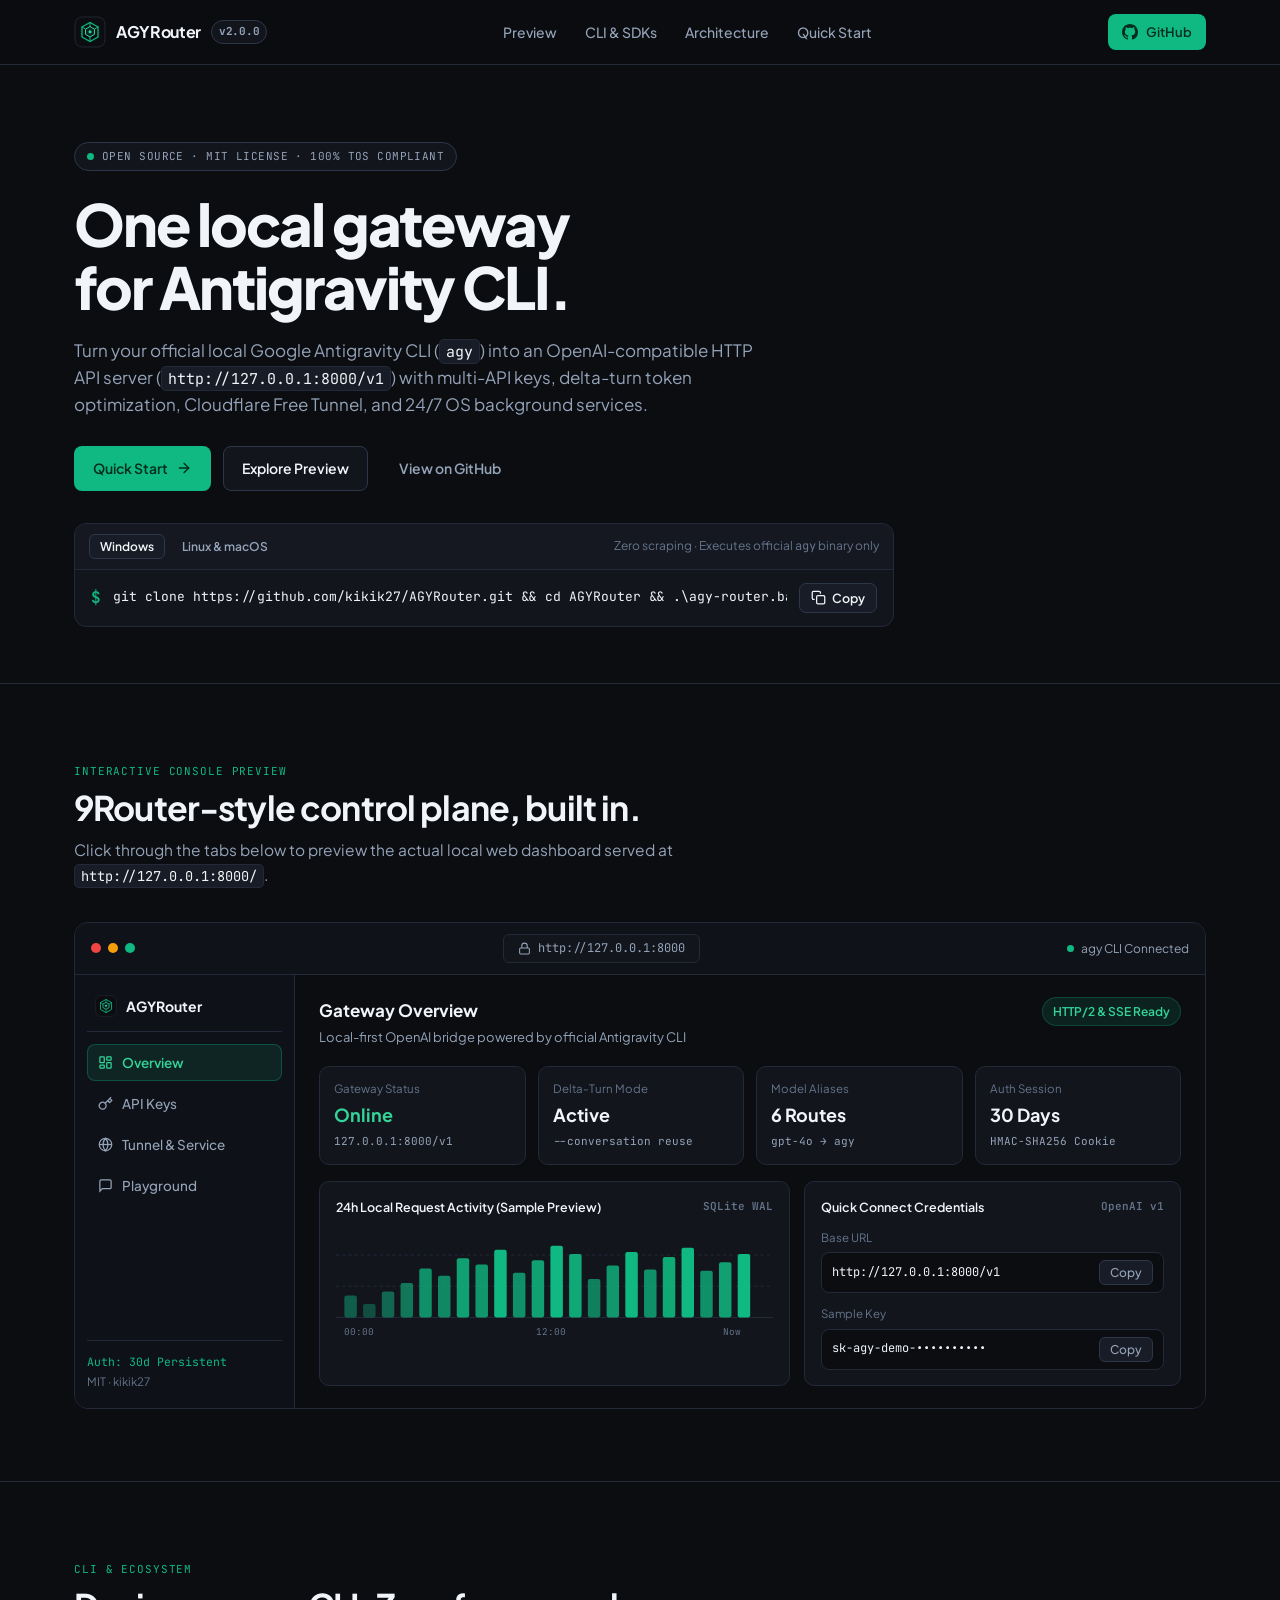
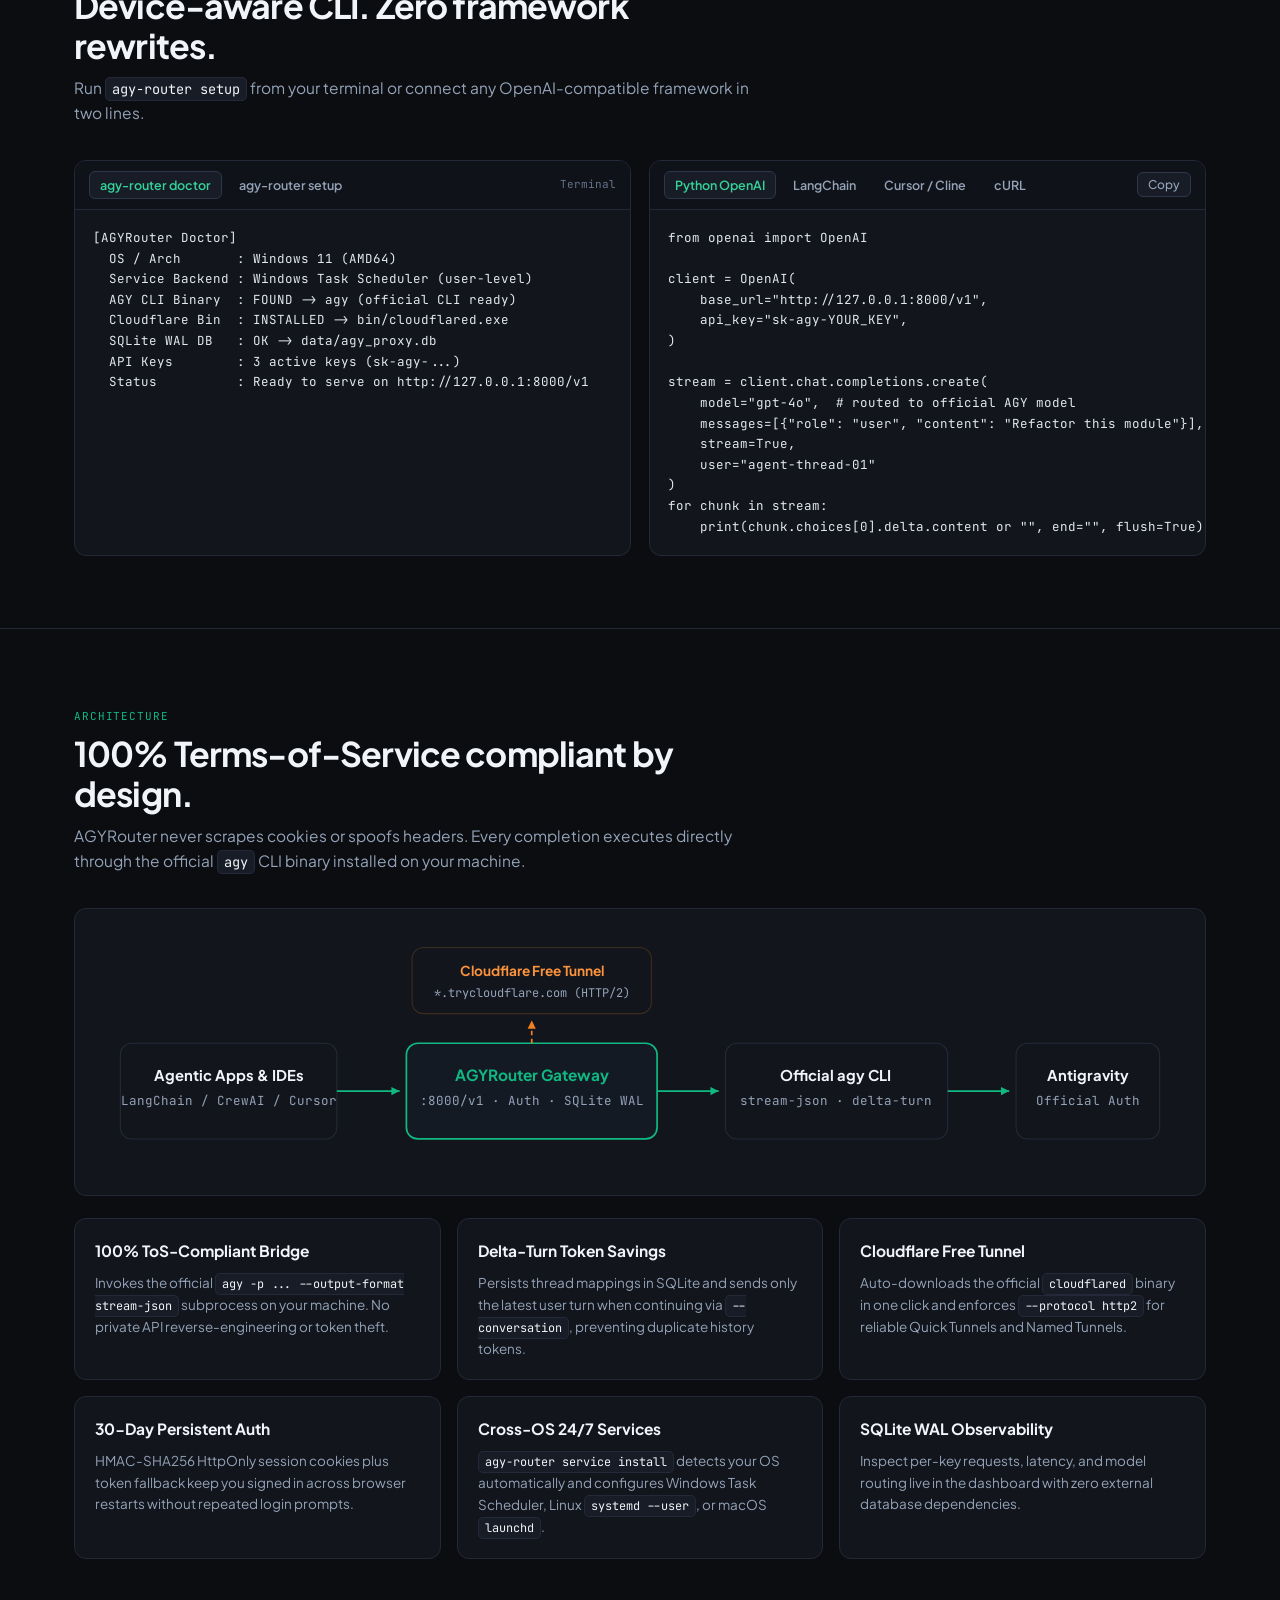
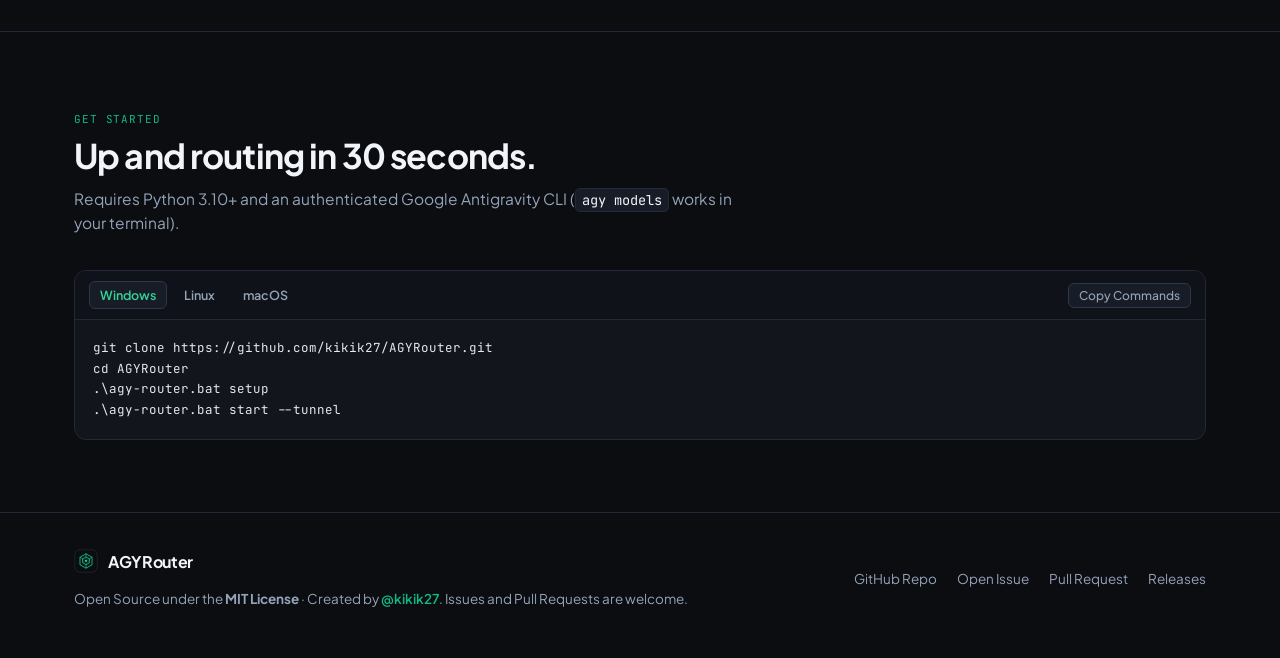
<file: docs/index.html>
<!DOCTYPE html>
<html lang="en">
<head>
  <meta charset="UTF-8" />
  <meta name="viewport" content="width=device-width, initial-scale=1.0" />
  <title>AGYRouter — Official OpenAI-Compatible Local AI Gateway for Antigravity CLI</title>
  <meta name="description" content="Official, 100% ToS-compliant OpenAI-compatible local AI gateway and router for Google Antigravity CLI (agy). Multi-API keys, delta-turn efficiency, Cloudflare Free Tunnel, and 24/7 OS services." />

  <meta property="og:type" content="website" />
  <meta property="og:url" content="https://kikik27.github.io/AGYRouter/" />
  <meta property="og:title" content="AGYRouter — Official OpenAI-Compatible Local AI Gateway for Antigravity CLI" />
  <meta property="og:description" content="Turn your official local Google Antigravity CLI (agy) into a production OpenAI-compatible gateway with multi-API keys, Cloudflare Free Tunnel, and 24/7 OS services." />
  <meta property="og:image" content="https://kikik27.github.io/AGYRouter/banner.png" />

  <meta name="twitter:card" content="summary_large_image" />
  <meta name="twitter:title" content="AGYRouter — Official Local AI Gateway for Antigravity CLI" />
  <meta name="twitter:description" content="100% ToS-compliant OpenAI gateway for Google Antigravity CLI with 9Router-style dashboard, Cloudflare Free Tunnel, and cross-OS CLI." />
  <meta name="twitter:image" content="https://kikik27.github.io/AGYRouter/banner.png" />

  <link rel="icon" type="image/svg+xml" href="favicon.svg" />
  <link rel="preconnect" href="https://fonts.googleapis.com" />
  <link rel="preconnect" href="https://fonts.gstatic.com" crossorigin />
  <link href="https://fonts.googleapis.com/css2?family=JetBrains+Mono:wght@400;500;600&family=Plus+Jakarta+Sans:wght@400;500;600;700;800&display=swap" rel="stylesheet" />
  <link rel="stylesheet" href="style.css" />
</head>
<body>
  <header class="site-header">
    <div class="container header-inner">
      <a href="#top" class="brand" aria-label="AGYRouter Home">
        <img src="logo.svg" alt="AGYRouter Logo" class="brand-logo" width="32" height="32" />
        <span class="brand-name">AGYRouter</span>
        <span class="version-tag">v2.0.0</span>
      </a>

      <nav class="nav-links" aria-label="Primary Navigation">
        <a href="#preview">Preview</a>
        <a href="#features">CLI &amp; SDKs</a>
        <a href="#architecture">Architecture</a>
        <a href="#quickstart">Quick Start</a>
      </nav>

      <div class="header-actions">
        <a href="https://github.com/kikik27/AGYRouter" target="_blank" rel="noopener noreferrer" class="btn btn-primary btn-sm">
          <svg width="16" height="16" viewBox="0 0 24 24" fill="currentColor" aria-hidden="true">
            <path d="M12 0C5.37 0 0 5.37 0 12c0 5.31 3.435 9.795 8.205 11.385.6.105.825-.255.825-.57 0-.285-.015-1.23-.015-2.235-3.015.555-3.795-.735-4.035-1.41-.135-.345-.72-1.41-1.23-1.695-.42-.225-1.02-.78-.015-.795.945-.015 1.62.87 1.845 1.23 1.08 1.815 2.805 1.305 3.495.99.105-.78.42-1.305.765-1.605-2.67-.3-5.46-1.335-5.46-5.925 0-1.305.465-2.385 1.23-3.225-.12-.3-.54-1.53.12-3.18 0 0 1.005-.315 3.3 1.23.96-.27 1.98-.405 3-.405s2.04.135 3 .405c2.295-1.56 3.3-1.23 3.3-1.23.66 1.65.24 2.88.12 3.18.765.84 1.23 1.905 1.23 3.225 0 4.605-2.805 5.625-5.475 5.925.435.375.81 1.095.81 2.22 0 1.605-.015 2.895-.015 3.3 0 .315.225.69.825.57A12.02 12.02 0 0 0 24 12c0-6.63-5.37-12-12-12z" />
          </svg>
          <span>GitHub</span>
        </a>
      </div>
    </div>
  </header>

  <main id="top">
    <!-- Hero Band -->
    <section class="hero-section">
      <div class="container">
        <div class="hero-content">
          <div class="eyebrow-pill">
            <span class="status-dot"></span>
            <span>OPEN SOURCE &middot; MIT LICENSE &middot; 100% TOS COMPLIANT</span>
          </div>

          <h1>One local gateway<br />for Antigravity CLI.</h1>

          <p class="hero-subtitle">
            Turn your official local Google Antigravity CLI (<code>agy</code>) into an OpenAI-compatible HTTP API server (<code>http://127.0.0.1:8000/v1</code>) with multi-API keys, delta-turn token optimization, Cloudflare Free Tunnel, and 24/7 OS background services.
          </p>

          <div class="hero-cta-row">
            <a href="#quickstart" class="btn btn-primary">
              <span>Quick Start</span>
              <svg width="16" height="16" viewBox="0 0 24 24" fill="none" stroke="currentColor" stroke-width="2" stroke-linecap="round" stroke-linejoin="round" aria-hidden="true">
                <line x1="5" y1="12" x2="19" y2="12"></line>
                <polyline points="12 5 19 12 12 19"></polyline>
              </svg>
            </a>
            <a href="#preview" class="btn btn-secondary">Explore Preview</a>
            <a href="https://github.com/kikik27/AGYRouter" target="_blank" rel="noopener noreferrer" class="btn btn-ghost">
              View on GitHub
            </a>
          </div>

          <div class="hero-install-box">
            <div class="install-bar-top">
              <div class="os-pills" role="tablist" aria-label="Operating System">
                <button type="button" class="os-pill active" data-hero-os="windows" role="tab" aria-selected="true">Windows</button>
                <button type="button" class="os-pill" data-hero-os="unix" role="tab" aria-selected="false">Linux &amp; macOS</button>
              </div>
              <span class="tos-note">Zero scraping &middot; Executes official <code>agy</code> binary only</span>
            </div>
            <div class="install-cmd-row">
              <span class="cmd-prompt">$</span>
              <code id="hero-install-cmd">git clone https://github.com/kikik27/AGYRouter.git &amp;&amp; cd AGYRouter &amp;&amp; .\agy-router.bat setup</code>
              <button type="button" class="copy-btn" data-copy-target="hero-install-cmd" aria-label="Copy install command">
                <svg width="15" height="15" viewBox="0 0 24 24" fill="none" stroke="currentColor" stroke-width="2" stroke-linecap="round" stroke-linejoin="round" aria-hidden="true">
                  <rect x="9" y="9" width="13" height="13" rx="2" ry="2"></rect>
                  <path d="M5 15H4a2 2 0 0 1-2-2V4a2 2 0 0 1 2-2h9a2 2 0 0 1 2 2v1"></path>
                </svg>
                <span>Copy</span>
              </button>
            </div>
          </div>
        </div>
      </div>
    </section>

    <!-- Interactive Dashboard Preview -->
    <section id="preview" class="section-band">
      <div class="container">
        <div class="section-head">
          <span class="section-kicker">INTERACTIVE CONSOLE PREVIEW</span>
          <h2>9Router-style control plane, built in.</h2>
          <p>Click through the tabs below to preview the actual local web dashboard served at <code>http://127.0.0.1:8000/</code>.</p>
        </div>

        <div class="browser-frame" data-ui>
          <div class="browser-chrome">
            <div class="browser-dots" aria-hidden="true">
              <span class="dot dot-red"></span>
              <span class="dot dot-amber"></span>
              <span class="dot dot-green"></span>
            </div>
            <div class="browser-url">
              <svg width="13" height="13" viewBox="0 0 24 24" fill="none" stroke="currentColor" stroke-width="2" aria-hidden="true">
                <rect x="3" y="11" width="18" height="11" rx="2" ry="2"></rect>
                <path d="M7 11V7a5 5 0 0 1 10 0v4"></path>
              </svg>
              <span>http://127.0.0.1:8000</span>
            </div>
            <div class="browser-badge">
              <span class="status-dot"></span>
              <span>agy CLI Connected</span>
            </div>
          </div>

          <div class="dash-shell">
            <aside class="dash-sidebar" aria-label="Dashboard Views">
              <div class="dash-brand">
                <img src="logo.svg" alt="" width="22" height="22" />
                <span>AGYRouter</span>
              </div>

              <div class="dash-nav-group">
                <button type="button" class="dash-nav-item active" data-dash-tab="overview">
                  <svg width="15" height="15" viewBox="0 0 24 24" fill="none" stroke="currentColor" stroke-width="2" aria-hidden="true">
                    <rect x="3" y="3" width="7" height="9" rx="1"></rect>
                    <rect x="14" y="3" width="7" height="5" rx="1"></rect>
                    <rect x="14" y="12" width="7" height="9" rx="1"></rect>
                    <rect x="3" y="16" width="7" height="5" rx="1"></rect>
                  </svg>
                  <span>Overview</span>
                </button>
                <button type="button" class="dash-nav-item" data-dash-tab="keys">
                  <svg width="15" height="15" viewBox="0 0 24 24" fill="none" stroke="currentColor" stroke-width="2" aria-hidden="true">
                    <path d="M21 2l-2 2m-7.61 7.61a5.5 5.5 0 1 1-7.778 7.778 5.5 5.5 0 0 1 7.777-7.777zm0 0L15.5 7.5m0 0l3 3L22 7l-3-3m-3.5 3.5L19 4"></path>
                  </svg>
                  <span>API Keys</span>
                </button>
                <button type="button" class="dash-nav-item" data-dash-tab="tunnel">
                  <svg width="15" height="15" viewBox="0 0 24 24" fill="none" stroke="currentColor" stroke-width="2" aria-hidden="true">
                    <circle cx="12" cy="12" r="10"></circle>
                    <line x1="2" y1="12" x2="22" y2="12"></line>
                    <path d="M12 2a15.3 15.3 0 0 1 4 10 15.3 15.3 0 0 1-4 10 15.3 15.3 0 0 1-4-10 15.3 15.3 0 0 1 4-10z"></path>
                  </svg>
                  <span>Tunnel &amp; Service</span>
                </button>
                <button type="button" class="dash-nav-item" data-dash-tab="playground">
                  <svg width="15" height="15" viewBox="0 0 24 24" fill="none" stroke="currentColor" stroke-width="2" aria-hidden="true">
                    <path d="M21 15a2 2 0 0 1-2 2H7l-4 4V5a2 2 0 0 1 2-2h14a2 2 0 0 1 2 2z"></path>
                  </svg>
                  <span>Playground</span>
                </button>
              </div>

              <div class="dash-sidebar-foot">
                <div class="session-pill">Auth: 30d Persistent</div>
                <div class="session-sub">MIT &middot; kikik27</div>
              </div>
            </aside>

            <div class="dash-stage">
              <!-- Tab 1: Overview -->
              <div class="dash-panel active" data-dash-panel="overview">
                <div class="dash-panel-head">
                  <div>
                    <h3>Gateway Overview</h3>
                    <p>Local-first OpenAI bridge powered by official Antigravity CLI</p>
                  </div>
                  <span class="pill-ok">HTTP/2 &amp; SSE Ready</span>
                </div>

                <div class="kpi-grid">
                  <div class="kpi-card">
                    <span class="kpi-label">Gateway Status</span>
                    <strong class="kpi-value text-emerald">Online</strong>
                    <span class="kpi-meta">127.0.0.1:8000/v1</span>
                  </div>
                  <div class="kpi-card">
                    <span class="kpi-label">Delta-Turn Mode</span>
                    <strong class="kpi-value">Active</strong>
                    <span class="kpi-meta">--conversation reuse</span>
                  </div>
                  <div class="kpi-card">
                    <span class="kpi-label">Model Aliases</span>
                    <strong class="kpi-value">6 Routes</strong>
                    <span class="kpi-meta">gpt-4o &rarr; agy</span>
                  </div>
                  <div class="kpi-card">
                    <span class="kpi-label">Auth Session</span>
                    <strong class="kpi-value">30 Days</strong>
                    <span class="kpi-meta">HMAC-SHA256 Cookie</span>
                  </div>
                </div>

                <div class="dash-split">
                  <div class="chart-card">
                    <div class="card-subhead">
                      <span>24h Local Request Activity (Sample Preview)</span>
                      <span class="mono-dim">SQLite WAL</span>
                    </div>
                    <svg class="activity-svg" viewBox="0 0 420 110" role="img" aria-label="Sample 24 hour gateway activity chart">
                      <line x1="0" y1="25" x2="420" y2="25" stroke="#232938" stroke-dasharray="3 3" />
                      <line x1="0" y1="55" x2="420" y2="55" stroke="#232938" stroke-dasharray="3 3" />
                      <line x1="0" y1="85" x2="420" y2="85" stroke="#232938" />
                      <rect x="8" y="64" width="12" height="21" rx="2" fill="#10b981" fill-opacity="0.45" />
                      <rect x="26" y="72" width="12" height="13" rx="2" fill="#10b981" fill-opacity="0.35" />
                      <rect x="44" y="60" width="12" height="25" rx="2" fill="#10b981" fill-opacity="0.5" />
                      <rect x="62" y="52" width="12" height="33" rx="2" fill="#10b981" fill-opacity="0.6" />
                      <rect x="80" y="38" width="12" height="47" rx="2" fill="#10b981" fill-opacity="0.75" />
                      <rect x="98" y="45" width="12" height="40" rx="2" fill="#10b981" fill-opacity="0.7" />
                      <rect x="116" y="28" width="12" height="57" rx="2" fill="#10b981" fill-opacity="0.85" />
                      <rect x="134" y="34" width="12" height="51" rx="2" fill="#10b981" fill-opacity="0.8" />
                      <rect x="152" y="20" width="12" height="65" rx="2" fill="#10b981" />
                      <rect x="170" y="42" width="12" height="43" rx="2" fill="#10b981" fill-opacity="0.75" />
                      <rect x="188" y="30" width="12" height="55" rx="2" fill="#10b981" fill-opacity="0.85" />
                      <rect x="206" y="16" width="12" height="69" rx="2" fill="#10b981" />
                      <rect x="224" y="24" width="12" height="61" rx="2" fill="#10b981" fill-opacity="0.9" />
                      <rect x="242" y="48" width="12" height="37" rx="2" fill="#10b981" fill-opacity="0.65" />
                      <rect x="260" y="35" width="12" height="50" rx="2" fill="#10b981" fill-opacity="0.8" />
                      <rect x="278" y="22" width="12" height="63" rx="2" fill="#10b981" />
                      <rect x="296" y="39" width="12" height="46" rx="2" fill="#10b981" fill-opacity="0.75" />
                      <rect x="314" y="27" width="12" height="58" rx="2" fill="#10b981" fill-opacity="0.9" />
                      <rect x="332" y="18" width="12" height="67" rx="2" fill="#10b981" />
                      <rect x="350" y="40" width="12" height="45" rx="2" fill="#10b981" fill-opacity="0.75" />
                      <rect x="368" y="32" width="12" height="53" rx="2" fill="#10b981" fill-opacity="0.85" />
                      <rect x="386" y="24" width="12" height="61" rx="2" fill="#10b981" />
                      <text x="8" y="102" fill="#64748b" font-size="9" font-family="JetBrains Mono, monospace">00:00</text>
                      <text x="192" y="102" fill="#64748b" font-size="9" font-family="JetBrains Mono, monospace">12:00</text>
                      <text x="372" y="102" fill="#64748b" font-size="9" font-family="JetBrains Mono, monospace">Now</text>
                    </svg>
                  </div>

                  <div class="quick-connect-card">
                    <div class="card-subhead">
                      <span>Quick Connect Credentials</span>
                      <span class="mono-dim">OpenAI v1</span>
                    </div>
                    <div class="cred-row">
                      <span class="cred-label">Base URL</span>
                      <div class="cred-val-wrap">
                        <code id="demo-base-url">http://127.0.0.1:8000/v1</code>
                        <button type="button" class="mini-btn" data-copy-target="demo-base-url">Copy</button>
                      </div>
                    </div>
                    <div class="cred-row">
                      <span class="cred-label">Sample Key</span>
                      <div class="cred-val-wrap">
                        <code id="demo-overview-key" data-secret="sk-agy-demo-98a4f2c10e7b">sk-agy-demo-••••••••••</code>
                        <button type="button" class="mini-btn" data-copy-secret="demo-overview-key">Copy</button>
                      </div>
                    </div>
                  </div>
                </div>
              </div>

              <!-- Tab 2: API Keys -->
              <div class="dash-panel" data-dash-panel="keys">
                <div class="dash-panel-head">
                  <div>
                    <h3>Multi-API Key Management</h3>
                    <p>Issue isolated <code>sk-agy-...</code> credentials per IDE, framework, or agent</p>
                  </div>
                  <span class="pill-neutral">SQLite Backed</span>
                </div>

                <div class="table-wrap">
                  <table class="demo-table">
                    <thead>
                      <tr>
                        <th>Label</th>
                        <th>Key Prefix / Secret</th>
                        <th>Status</th>
                        <th class="text-right">Actions</th>
                      </tr>
                    </thead>
                    <tbody>
                      <tr>
                        <td><strong>Cursor IDE</strong></td>
                        <td><code class="key-cell" data-full-key="sk-agy-cur-7f12e84a90b1">sk-agy-cur-••••••••</code></td>
                        <td><span class="pill-ok">Active</span></td>
                        <td class="text-right">
                          <button type="button" class="mini-btn toggle-key-btn">Reveal</button>
                          <button type="button" class="mini-btn copy-key-btn">Copy</button>
                        </td>
                      </tr>
                      <tr>
                        <td><strong>CrewAI Multi-Agent</strong></td>
                        <td><code class="key-cell" data-full-key="sk-agy-crw-3b98d12c5e44">sk-agy-crw-••••••••</code></td>
                        <td><span class="pill-ok">Active</span></td>
                        <td class="text-right">
                          <button type="button" class="mini-btn toggle-key-btn">Reveal</button>
                          <button type="button" class="mini-btn copy-key-btn">Copy</button>
                        </td>
                      </tr>
                      <tr>
                        <td><strong>LangGraph Pipeline</strong></td>
                        <td><code class="key-cell" data-full-key="sk-agy-lgp-5a01f67e22d9">sk-agy-lgp-••••••••</code></td>
                        <td><span class="pill-ok">Active</span></td>
                        <td class="text-right">
                          <button type="button" class="mini-btn toggle-key-btn">Reveal</button>
                          <button type="button" class="mini-btn copy-key-btn">Copy</button>
                        </td>
                      </tr>
                    </tbody>
                  </table>
                </div>
              </div>

              <!-- Tab 3: Tunnel & Service -->
              <div class="dash-panel" data-dash-panel="tunnel">
                <div class="dash-panel-head">
                  <div>
                    <h3>Cloudflare Free Tunnel &amp; 24/7 OS Service</h3>
                    <p>Expose your local gateway over HTTPS or keep it running at startup</p>
                  </div>
                  <span id="demo-tunnel-pill" class="pill-ok">Tunnel Running</span>
                </div>

                <div class="tunnel-grid">
                  <div class="tunnel-box">
                    <div class="card-subhead">
                      <span>Cloudflare Quick Tunnel (--protocol http2)</span>
                      <span class="mono-dim">No Account Needed</span>
                    </div>
                    <div class="tunnel-url-box">
                      <code id="demo-tunnel-url">https://demo-gateway.trycloudflare.com/v1</code>
                      <button type="button" class="mini-btn" data-copy-target="demo-tunnel-url">Copy</button>
                    </div>
                    <p class="box-note">Uses TCP/TLS HTTP/2 fallback to bypass strict ISP UDP QUIC blocks reliably.</p>
                    <div class="tunnel-actions">
                      <button type="button" id="demo-tunnel-toggle" class="btn btn-secondary btn-xs">Stop Tunnel (Demo)</button>
                      <span class="mono-dim" id="demo-tunnel-status-text">Forwarding &rarr; 127.0.0.1:8000</span>
                    </div>
                  </div>

                  <div class="tunnel-box">
                    <div class="card-subhead">
                      <span>Cross-OS 24/7 Background Service</span>
                      <span class="mono-dim">Auto-Detected</span>
                    </div>
                    <ul class="os-service-list">
                      <li>
                        <strong>Windows</strong>
                        <span>Task Scheduler (<code>install-windows-service.ps1</code>)</span>
                      </li>
                      <li>
                        <strong>Linux</strong>
                        <span>systemd --user (<code>install-systemd.sh</code>)</span>
                      </li>
                      <li>
                        <strong>macOS</strong>
                        <span>launchd LaunchAgent (<code>com.kikik27.agyrouter</code>)</span>
                      </li>
                    </ul>
                  </div>
                </div>
              </div>

              <!-- Tab 4: Playground -->
              <div class="dash-panel" data-dash-panel="playground">
                <div class="dash-panel-head">
                  <div>
                    <h3>Markdown Chat Playground</h3>
                    <p>Test local models with system prompts, streaming SSE, and code block copy</p>
                  </div>
                  <div class="prompt-chips">
                    <button type="button" class="chip-btn active" data-pg-sample="python">Python SDK</button>
                    <button type="button" class="chip-btn" data-pg-sample="delta">Delta-Turn Info</button>
                  </div>
                </div>

                <div class="pg-thread">
                  <div class="pg-msg pg-user">
                    <span class="pg-role">USER</span>
                    <div id="pg-user-text">Show a minimal OpenAI Python call targeting AGYRouter.</div>
                  </div>
                  <div class="pg-msg pg-assistant">
                    <span class="pg-role">ASSISTANT &middot; gemini-3.8-flash-high</span>
                    <div id="pg-assistant-body">
                      <p>Point <code>base_url</code> to your local AGYRouter instance and pass your <code>sk-agy-...</code> key:</p>
                      <div class="pg-code-block">
                        <div class="pg-code-head">
                          <span>python</span>
                          <button type="button" class="mini-btn" data-copy-target="pg-code-snippet">Copy Code</button>
                        </div>
                        <pre><code id="pg-code-snippet">from openai import OpenAI

client = OpenAI(base_url="http://127.0.0.1:8000/v1", api_key="sk-agy-...")
resp = client.chat.completions.create(
    model="gemini-3.8-flash-high",
    messages=[{"role": "user", "content": "Hello AGYRouter"}],
    user="session-demo"
)
print(resp.choices[0].message.content)</code></pre>
                      </div>
                    </div>
                  </div>
                </div>
              </div>
            </div>
          </div>
        </div>
      </div>
    </section>

    <!-- CLI & Agentic SDK Integrations -->
    <section id="features" class="section-band">
      <div class="container">
        <div class="section-head">
          <span class="section-kicker">CLI &amp; ECOSYSTEM</span>
          <h2>Device-aware CLI. Zero framework rewrites.</h2>
          <p>Run <code>agy-router setup</code> from your terminal or connect any OpenAI-compatible framework in two lines.</p>
        </div>

        <div class="dual-grid">
          <!-- Left: CLI Terminal -->
          <div class="code-card">
            <div class="code-card-head">
              <div class="tab-group" role="tablist">
                <button type="button" class="code-tab active" data-cli-tab="doctor">agy-router doctor</button>
                <button type="button" class="code-tab" data-cli-tab="setup">agy-router setup</button>
              </div>
              <span class="mono-dim">Terminal</span>
            </div>
            <pre class="terminal-pre"><code id="cli-preview-code">[AGYRouter Doctor]
  OS / Arch       : Windows 11 (AMD64)
  Service Backend : Windows Task Scheduler (user-level)
  AGY CLI Binary  : FOUND -> agy (official CLI ready)
  Cloudflare Bin  : INSTALLED -> bin/cloudflared.exe
  SQLite WAL DB   : OK -> data/agy_proxy.db
  API Keys        : 3 active keys (sk-agy-...)
  Status          : Ready to serve on http://127.0.0.1:8000/v1</code></pre>
          </div>

          <!-- Right: SDK Snippets -->
          <div class="code-card">
            <div class="code-card-head">
              <div class="tab-group" role="tablist">
                <button type="button" class="code-tab active" data-sdk-tab="openai">Python OpenAI</button>
                <button type="button" class="code-tab" data-sdk-tab="langchain">LangChain</button>
                <button type="button" class="code-tab" data-sdk-tab="cursor">Cursor / Cline</button>
                <button type="button" class="code-tab" data-sdk-tab="curl">cURL</button>
              </div>
              <button type="button" class="mini-btn" data-copy-target="sdk-preview-code">Copy</button>
            </div>
            <pre class="terminal-pre"><code id="sdk-preview-code">from openai import OpenAI

client = OpenAI(
    base_url="http://127.0.0.1:8000/v1",
    api_key="sk-agy-YOUR_KEY",
)

stream = client.chat.completions.create(
    model="gpt-4o",  # routed to official AGY model
    messages=[{"role": "user", "content": "Refactor this module"}],
    stream=True,
    user="agent-thread-01"
)
for chunk in stream:
    print(chunk.choices[0].delta.content or "", end="", flush=True)</code></pre>
          </div>
        </div>
      </div>
    </section>

    <!-- Architecture & Core Pillars -->
    <section id="architecture" class="section-band">
      <div class="container">
        <div class="section-head">
          <span class="section-kicker">ARCHITECTURE</span>
          <h2>100% Terms-of-Service compliant by design.</h2>
          <p>AGYRouter never scrapes cookies or spoofs headers. Every completion executes directly through the official <code>agy</code> CLI binary installed on your machine.</p>
        </div>

        <div class="arch-diagram-card">
          <svg class="arch-svg" viewBox="0 0 960 220" role="img" aria-label="AGYRouter architecture diagram showing official agy CLI bridge and optional Cloudflare tunnel">
            <defs>
              <marker id="arrow" viewBox="0 0 10 10" refX="8" refY="5" markerWidth="6" markerHeight="6" orient="auto-start-reverse">
                <path d="M 0 1 L 8 5 L 0 9 z" fill="#10b981" />
              </marker>
              <marker id="arrow-muted" viewBox="0 0 10 10" refX="8" refY="5" markerWidth="6" markerHeight="6" orient="auto-start-reverse">
                <path d="M 0 1 L 8 5 L 0 9 z" fill="#f38020" />
              </marker>
            </defs>

            <!-- Node 1: Clients -->
            <rect x="24" y="102" width="190" height="84" rx="10" fill="#12151c" stroke="#232938" />
            <text x="119" y="135" text-anchor="middle" fill="#f1f5f9" font-size="13" font-weight="700" font-family="Plus Jakarta Sans, sans-serif">Agentic Apps &amp; IDEs</text>
            <text x="119" y="156" text-anchor="middle" fill="#94a3b8" font-size="11" font-family="JetBrains Mono, monospace">LangChain / CrewAI / Cursor</text>

            <!-- Node 2: Cloudflare Tunnel (optional top branch) -->
            <rect x="280" y="18" width="210" height="58" rx="10" fill="#12151c" stroke="#3b2c1e" />
            <text x="385" y="43" text-anchor="middle" fill="#fb923c" font-size="12" font-weight="700" font-family="Plus Jakarta Sans, sans-serif">Cloudflare Free Tunnel</text>
            <text x="385" y="61" text-anchor="middle" fill="#94a3b8" font-size="10.5" font-family="JetBrains Mono, monospace">*.trycloudflare.com (HTTP/2)</text>

            <!-- Node 3: AGYRouter -->
            <rect x="275" y="102" width="220" height="84" rx="10" fill="#141a24" stroke="#10b981" stroke-width="1.5" />
            <text x="385" y="135" text-anchor="middle" fill="#10b981" font-size="13.5" font-weight="700" font-family="Plus Jakarta Sans, sans-serif">AGYRouter Gateway</text>
            <text x="385" y="156" text-anchor="middle" fill="#94a3b8" font-size="11" font-family="JetBrains Mono, monospace">:8000/v1 &middot; Auth &middot; SQLite WAL</text>

            <!-- Node 4: Official CLI -->
            <rect x="555" y="102" width="195" height="84" rx="10" fill="#12151c" stroke="#232938" />
            <text x="652" y="135" text-anchor="middle" fill="#f1f5f9" font-size="13" font-weight="700" font-family="Plus Jakarta Sans, sans-serif">Official agy CLI</text>
            <text x="652" y="156" text-anchor="middle" fill="#94a3b8" font-size="11" font-family="JetBrains Mono, monospace">stream-json &middot; delta-turn</text>

            <!-- Node 5: Antigravity Cloud -->
            <rect x="810" y="102" width="126" height="84" rx="10" fill="#12151c" stroke="#232938" />
            <text x="873" y="135" text-anchor="middle" fill="#f1f5f9" font-size="13" font-weight="700" font-family="Plus Jakarta Sans, sans-serif">Antigravity</text>
            <text x="873" y="156" text-anchor="middle" fill="#94a3b8" font-size="11" font-family="JetBrains Mono, monospace">Official Auth</text>

            <!-- Connectors -->
            <line x1="214" y1="144" x2="269" y2="144" stroke="#10b981" stroke-width="1.5" marker-end="url(#arrow)" />
            <line x1="495" y1="144" x2="549" y2="144" stroke="#10b981" stroke-width="1.5" marker-end="url(#arrow)" />
            <line x1="750" y1="144" x2="804" y2="144" stroke="#10b981" stroke-width="1.5" marker-end="url(#arrow)" />
            <line x1="385" y1="102" x2="385" y2="82" stroke="#f38020" stroke-width="1.5" stroke-dasharray="4 3" marker-end="url(#arrow-muted)" />
          </svg>
        </div>

        <div class="pillars-grid">
          <div class="pillar-card">
            <h3>100% ToS-Compliant Bridge</h3>
            <p>Invokes the official <code>agy -p ... --output-format stream-json</code> subprocess on your machine. No private API reverse-engineering or token theft.</p>
          </div>
          <div class="pillar-card">
            <h3>Delta-Turn Token Savings</h3>
            <p>Persists thread mappings in SQLite and sends only the latest user turn when continuing via <code>--conversation</code>, preventing duplicate history tokens.</p>
          </div>
          <div class="pillar-card">
            <h3>Cloudflare Free Tunnel</h3>
            <p>Auto-downloads the official <code>cloudflared</code> binary in one click and enforces <code>--protocol http2</code> for reliable Quick Tunnels and Named Tunnels.</p>
          </div>
          <div class="pillar-card">
            <h3>30-Day Persistent Auth</h3>
            <p>HMAC-SHA256 HttpOnly session cookies plus token fallback keep you signed in across browser restarts without repeated login prompts.</p>
          </div>
          <div class="pillar-card">
            <h3>Cross-OS 24/7 Services</h3>
            <p><code>agy-router service install</code> detects your OS automatically and configures Windows Task Scheduler, Linux <code>systemd --user</code>, or macOS <code>launchd</code>.</p>
          </div>
          <div class="pillar-card">
            <h3>SQLite WAL Observability</h3>
            <p>Inspect per-key requests, latency, and model routing live in the dashboard with zero external database dependencies.</p>
          </div>
        </div>
      </div>
    </section>

    <!-- 30-Second Quick Start -->
    <section id="quickstart" class="section-band">
      <div class="container">
        <div class="section-head">
          <span class="section-kicker">GET STARTED</span>
          <h2>Up and routing in 30 seconds.</h2>
          <p>Requires Python 3.10+ and an authenticated Google Antigravity CLI (<code>agy models</code> works in your terminal).</p>
        </div>

        <div class="quickstart-card">
          <div class="code-card-head">
            <div class="tab-group" role="tablist">
              <button type="button" class="code-tab active" data-qs-tab="windows">Windows</button>
              <button type="button" class="code-tab" data-qs-tab="linux">Linux</button>
              <button type="button" class="code-tab" data-qs-tab="macos">macOS</button>
            </div>
            <button type="button" class="mini-btn" data-copy-target="qs-code">Copy Commands</button>
          </div>
          <pre class="terminal-pre"><code id="qs-code">git clone https://github.com/kikik27/AGYRouter.git
cd AGYRouter
.\agy-router.bat setup
.\agy-router.bat start --tunnel</code></pre>
        </div>
      </div>
    </section>
  </main>

  <footer class="site-footer">
    <div class="container footer-inner">
      <div class="footer-left">
        <div class="brand">
          <img src="logo.svg" alt="" width="24" height="24" />
          <span class="brand-name">AGYRouter</span>
        </div>
        <p class="footer-copy">
          Open Source under the <strong>MIT License</strong> &middot; Created by
          <a href="https://github.com/kikik27" target="_blank" rel="noopener noreferrer">@kikik27</a>.
          Issues and Pull Requests are welcome.
        </p>
      </div>

      <div class="footer-links">
        <a href="https://github.com/kikik27/AGYRouter" target="_blank" rel="noopener noreferrer">GitHub Repo</a>
        <a href="https://github.com/kikik27/AGYRouter/issues" target="_blank" rel="noopener noreferrer">Open Issue</a>
        <a href="https://github.com/kikik27/AGYRouter/pulls" target="_blank" rel="noopener noreferrer">Pull Request</a>
        <a href="https://github.com/kikik27/AGYRouter/releases" target="_blank" rel="noopener noreferrer">Releases</a>
      </div>
    </div>
  </footer>

  <div id="toast" class="toast" role="status" aria-live="polite">Copied to clipboard</div>

  <script src="app.js"></script>
</body>
</html>
</file>
<file: docs/style.css>
:root {
  --bg: #0b0d11;
  --surface: #12151c;
  --elevated: #181c26;
  --border: #232938;
  --border-strong: #2e364a;
  --text: #f1f5f9;
  --text-muted: #94a3b8;
  --text-dim: #64748b;
  --accent: #10b981;
  --accent-hover: #34d399;
  --accent-bg: rgba(16, 185, 129, 0.12);
  --font-sans: "Plus Jakarta Sans", -apple-system, BlinkMacSystemFont, "Segoe UI", sans-serif;
  --font-mono: "JetBrains Mono", ui-monospace, SFMono-Regular, Menlo, Consolas, monospace;
}

* {
  box-sizing: border-box;
}

html {
  scroll-behavior: smooth;
  background: var(--bg);
  color: var(--text);
}

body {
  margin: 0;
  font-family: var(--font-sans);
  background: var(--bg);
  color: var(--text);
  line-height: 1.6;
  -webkit-font-smoothing: antialiased;
  overflow-x: hidden;
}

code, pre {
  font-family: var(--font-mono);
}

a {
  color: inherit;
}

.container {
  max-width: 1180px;
  margin: 0 auto;
  padding: 0 24px;
}

/* Header */
.site-header {
  position: sticky;
  top: 0;
  z-index: 40;
  background: rgba(11, 13, 17, 0.88);
  backdrop-filter: blur(12px);
  border-bottom: 1px solid var(--border);
}

.header-inner {
  height: 64px;
  display: flex;
  align-items: center;
  justify-content: space-between;
  gap: 20px;
}

.brand {
  display: inline-flex;
  align-items: center;
  gap: 10px;
  text-decoration: none;
  font-weight: 700;
  letter-spacing: -0.02em;
}

.brand-name {
  font-size: 16px;
}

.version-tag {
  font-family: var(--font-mono);
  font-size: 11px;
  padding: 2px 7px;
  border-radius: 999px;
  border: 1px solid var(--border-strong);
  color: var(--text-muted);
  background: var(--surface);
}

.nav-links {
  display: flex;
  align-items: center;
  gap: 28px;
}

.nav-links a {
  font-size: 14px;
  font-weight: 500;
  color: var(--text-muted);
  text-decoration: none;
  transition: color 0.15s ease;
}

.nav-links a:hover {
  color: var(--text);
}

/* Buttons */
.btn {
  display: inline-flex;
  align-items: center;
  justify-content: center;
  gap: 8px;
  padding: 10px 18px;
  border-radius: 8px;
  font-size: 14px;
  font-weight: 600;
  font-family: var(--font-sans);
  text-decoration: none;
  border: 1px solid transparent;
  cursor: pointer;
  transition: background 0.15s ease, border-color 0.15s ease, color 0.15s ease;
}

.btn-sm {
  padding: 7px 13px;
  font-size: 13px;
}

.btn-xs {
  padding: 6px 12px;
  font-size: 12px;
}

.btn-primary {
  background: var(--accent);
  color: #052e1e;
}

.btn-primary:hover {
  background: var(--accent-hover);
}

.btn-secondary {
  background: var(--surface);
  color: var(--text);
  border-color: var(--border-strong);
}

.btn-secondary:hover {
  background: var(--elevated);
  border-color: #3c465e;
}

.btn-ghost {
  background: transparent;
  color: var(--text-muted);
  border-color: transparent;
}

.btn-ghost:hover {
  color: var(--text);
  background: var(--surface);
}

.mini-btn {
  padding: 4px 10px;
  border-radius: 6px;
  border: 1px solid var(--border-strong);
  background: var(--elevated);
  color: var(--text-muted);
  font-size: 12px;
  font-family: var(--font-sans);
  font-weight: 500;
  cursor: pointer;
  transition: all 0.15s ease;
}

.mini-btn:hover {
  color: var(--text);
  border-color: #46536e;
}

/* Hero */
.hero-section {
  padding: 76px 0 56px;
  border-bottom: 1px solid var(--border);
}

.hero-content {
  max-width: 820px;
}

.eyebrow-pill {
  display: inline-flex;
  align-items: center;
  gap: 8px;
  padding: 5px 12px;
  border-radius: 999px;
  border: 1px solid var(--border-strong);
  background: var(--surface);
  font-family: var(--font-mono);
  font-size: 11px;
  letter-spacing: 0.04em;
  color: var(--text-muted);
  margin-bottom: 22px;
}

.status-dot {
  width: 7px;
  height: 7px;
  border-radius: 50%;
  background: var(--accent);
  display: inline-block;
  flex-shrink: 0;
}

h1 {
  margin: 0 0 18px;
  font-size: clamp(36px, 5.2vw, 58px);
  line-height: 1.08;
  letter-spacing: -0.035em;
  font-weight: 800;
}

.hero-subtitle {
  margin: 0 0 28px;
  font-size: 17px;
  color: var(--text-muted);
  max-width: 680px;
}

.hero-subtitle code,
.section-head code,
.dash-panel code,
.pillar-card code {
  font-size: 0.88em;
  background: var(--elevated);
  border: 1px solid var(--border);
  padding: 2px 6px;
  border-radius: 5px;
  color: var(--text);
}

.hero-cta-row {
  display: flex;
  flex-wrap: wrap;
  align-items: center;
  gap: 12px;
  margin-bottom: 32px;
}

.hero-install-box {
  background: var(--surface);
  border: 1px solid var(--border);
  border-radius: 12px;
  overflow: hidden;
}

.install-bar-top {
  display: flex;
  align-items: center;
  justify-content: space-between;
  flex-wrap: wrap;
  gap: 10px;
  padding: 10px 14px;
  border-bottom: 1px solid var(--border);
  background: rgba(24, 28, 38, 0.55);
}

.os-pills {
  display: inline-flex;
  gap: 6px;
}

.os-pill {
  padding: 4px 10px;
  border-radius: 6px;
  border: 1px solid transparent;
  background: transparent;
  color: var(--text-muted);
  font-size: 12px;
  font-weight: 600;
  font-family: var(--font-sans);
  cursor: pointer;
}

.os-pill.active {
  background: var(--elevated);
  border-color: var(--border-strong);
  color: var(--text);
}

.tos-note {
  font-size: 12px;
  color: var(--text-dim);
}

.install-cmd-row {
  display: flex;
  align-items: center;
  gap: 12px;
  padding: 13px 16px;
}

.cmd-prompt {
  font-family: var(--font-mono);
  color: var(--accent);
  font-weight: 600;
}

.install-cmd-row code {
  flex: 1;
  font-size: 13px;
  color: var(--text);
  overflow-x: auto;
  white-space: nowrap;
}

.copy-btn {
  display: inline-flex;
  align-items: center;
  gap: 6px;
  padding: 6px 11px;
  border-radius: 7px;
  border: 1px solid var(--border-strong);
  background: var(--elevated);
  color: var(--text);
  font-size: 12.5px;
  font-weight: 600;
  font-family: var(--font-sans);
  cursor: pointer;
  flex-shrink: 0;
}

.copy-btn:hover {
  border-color: var(--accent);
  color: var(--accent);
}

/* Section Bands */
.section-band {
  padding: 72px 0;
  border-bottom: 1px solid var(--border);
}

.section-head {
  max-width: 680px;
  margin-bottom: 34px;
}

.section-kicker {
  display: inline-block;
  font-family: var(--font-mono);
  font-size: 11px;
  letter-spacing: 0.08em;
  color: var(--accent);
  margin-bottom: 8px;
}

.section-head h2 {
  margin: 0 0 10px;
  font-size: clamp(26px, 3.2vw, 34px);
  letter-spacing: -0.025em;
  line-height: 1.18;
}

.section-head p {
  margin: 0;
  color: var(--text-muted);
  font-size: 15.5px;
}

/* Interactive Browser Frame Preview */
.browser-frame {
  border: 1px solid var(--border);
  border-radius: 14px;
  background: var(--surface);
  overflow: hidden;
}

.browser-chrome {
  display: flex;
  align-items: center;
  justify-content: space-between;
  gap: 12px;
  padding: 11px 16px;
  background: #0f1218;
  border-bottom: 1px solid var(--border);
}

.browser-dots {
  display: flex;
  gap: 7px;
}

.dot {
  width: 10px;
  height: 10px;
  border-radius: 50%;
}

.dot-red { background: #ef4444; }
.dot-amber { background: #f59e0b; }
.dot-green { background: #10b981; }

.browser-url {
  display: inline-flex;
  align-items: center;
  gap: 7px;
  padding: 4px 14px;
  border-radius: 6px;
  background: var(--surface);
  border: 1px solid var(--border);
  font-family: var(--font-mono);
  font-size: 12px;
  color: var(--text-muted);
}

.browser-badge {
  display: inline-flex;
  align-items: center;
  gap: 7px;
  font-size: 12px;
  color: var(--text-muted);
}

.dash-shell {
  display: grid;
  grid-template-columns: 220px 1fr;
  min-height: 430px;
}

.dash-sidebar {
  border-right: 1px solid var(--border);
  background: #0e1117;
  padding: 16px 12px;
  display: flex;
  flex-direction: column;
}

.dash-brand {
  display: flex;
  align-items: center;
  gap: 9px;
  font-weight: 700;
  font-size: 14px;
  padding: 4px 8px 14px;
  border-bottom: 1px solid var(--border);
  margin-bottom: 12px;
}

.dash-nav-group {
  display: flex;
  flex-direction: column;
  gap: 4px;
  flex: 1;
}

.dash-nav-item {
  display: flex;
  align-items: center;
  gap: 9px;
  width: 100%;
  padding: 9px 10px;
  border-radius: 8px;
  border: 1px solid transparent;
  background: transparent;
  color: var(--text-muted);
  font-family: var(--font-sans);
  font-size: 13.5px;
  font-weight: 500;
  cursor: pointer;
  text-align: left;
}

.dash-nav-item:hover {
  color: var(--text);
  background: rgba(255, 255, 255, 0.03);
}

.dash-nav-item.active {
  background: var(--accent-bg);
  border-color: rgba(16, 185, 129, 0.3);
  color: var(--accent-hover);
  font-weight: 600;
}

.dash-sidebar-foot {
  padding-top: 12px;
  border-top: 1px solid var(--border);
  font-size: 11.5px;
  color: var(--text-dim);
}

.session-pill {
  color: var(--accent);
  font-family: var(--font-mono);
  margin-bottom: 2px;
}

.dash-stage {
  padding: 22px 24px;
  background: var(--bg);
}

.dash-panel {
  display: none;
}

.dash-panel.active {
  display: block;
}

.dash-panel-head {
  display: flex;
  align-items: flex-start;
  justify-content: space-between;
  flex-wrap: wrap;
  gap: 12px;
  margin-bottom: 18px;
}

.dash-panel-head h3 {
  margin: 0 0 3px;
  font-size: 17px;
}

.dash-panel-head p {
  margin: 0;
  font-size: 13px;
  color: var(--text-muted);
}

.pill-ok,
.pill-neutral,
.pill-stopped {
  display: inline-flex;
  align-items: center;
  padding: 4px 10px;
  border-radius: 999px;
  font-size: 12px;
  font-weight: 600;
}

.pill-ok {
  background: var(--accent-bg);
  color: var(--accent-hover);
  border: 1px solid rgba(16, 185, 129, 0.25);
}

.pill-neutral {
  background: var(--elevated);
  color: var(--text-muted);
  border: 1px solid var(--border);
}

.pill-stopped {
  background: rgba(239, 68, 68, 0.12);
  color: #f87171;
  border: 1px solid rgba(239, 68, 68, 0.25);
}

.kpi-grid {
  display: grid;
  grid-template-columns: repeat(4, 1fr);
  gap: 12px;
  margin-bottom: 16px;
}

.kpi-card {
  background: var(--surface);
  border: 1px solid var(--border);
  border-radius: 10px;
  padding: 13px 14px;
  display: flex;
  flex-direction: column;
  gap: 3px;
}

.kpi-label {
  font-size: 11.5px;
  color: var(--text-dim);
}

.kpi-value {
  font-size: 18px;
  font-weight: 700;
}

.kpi-meta {
  font-family: var(--font-mono);
  font-size: 11px;
  color: var(--text-muted);
}

.text-emerald {
  color: var(--accent-hover);
}

.dash-split {
  display: grid;
  grid-template-columns: 1.25fr 1fr;
  gap: 14px;
}

.chart-card,
.quick-connect-card,
.tunnel-box {
  background: var(--surface);
  border: 1px solid var(--border);
  border-radius: 10px;
  padding: 15px 16px;
}

.card-subhead {
  display: flex;
  align-items: center;
  justify-content: space-between;
  gap: 8px;
  font-size: 12.5px;
  font-weight: 600;
  margin-bottom: 12px;
}

.mono-dim {
  font-family: var(--font-mono);
  font-size: 11px;
  color: var(--text-dim);
}

.activity-svg {
  width: 100%;
  height: auto;
  display: block;
}

.cred-row {
  margin-bottom: 12px;
}

.cred-row:last-child {
  margin-bottom: 0;
}

.cred-label {
  display: block;
  font-size: 11.5px;
  color: var(--text-dim);
  margin-bottom: 5px;
}

.cred-val-wrap {
  display: flex;
  align-items: center;
  justify-content: space-between;
  gap: 8px;
  background: var(--bg);
  border: 1px solid var(--border);
  border-radius: 8px;
  padding: 7px 10px;
}

.cred-val-wrap code {
  border: none;
  background: transparent;
  padding: 0;
  font-size: 12px;
  overflow: hidden;
  text-overflow: ellipsis;
}

/* Demo Table */
.table-wrap {
  border: 1px solid var(--border);
  border-radius: 10px;
  overflow-x: auto;
  background: var(--surface);
}

.demo-table {
  width: 100%;
  border-collapse: collapse;
  font-size: 13.5px;
}

.demo-table th,
.demo-table td {
  padding: 12px 14px;
  text-align: left;
  border-bottom: 1px solid var(--border);
}

.demo-table tr:last-child td {
  border-bottom: none;
}

.demo-table th {
  font-size: 11.5px;
  text-transform: uppercase;
  letter-spacing: 0.04em;
  color: var(--text-dim);
  background: rgba(255, 255, 255, 0.02);
}

.text-right {
  text-align: right;
}

/* Tunnel & Service */
.tunnel-grid {
  display: grid;
  grid-template-columns: 1fr 1fr;
  gap: 14px;
}

.tunnel-url-box {
  display: flex;
  align-items: center;
  justify-content: space-between;
  gap: 10px;
  padding: 9px 11px;
  border-radius: 8px;
  border: 1px solid var(--border);
  background: var(--bg);
  margin-bottom: 10px;
}

.tunnel-url-box code {
  border: none;
  background: transparent;
  padding: 0;
  font-size: 12px;
  color: var(--accent-hover);
  overflow: hidden;
  text-overflow: ellipsis;
}

.box-note {
  margin: 0 0 14px;
  font-size: 12.5px;
  color: var(--text-muted);
}

.tunnel-actions {
  display: flex;
  align-items: center;
  gap: 12px;
  flex-wrap: wrap;
}

.os-service-list {
  list-style: none;
  margin: 0;
  padding: 0;
  display: flex;
  flex-direction: column;
  gap: 10px;
}

.os-service-list li {
  display: flex;
  justify-content: space-between;
  align-items: center;
  gap: 10px;
  padding: 8px 10px;
  background: var(--bg);
  border: 1px solid var(--border);
  border-radius: 8px;
  font-size: 12.5px;
}

.os-service-list span {
  color: var(--text-muted);
  font-size: 12px;
}

/* Playground */
.prompt-chips {
  display: flex;
  gap: 6px;
}

.chip-btn {
  padding: 5px 10px;
  border-radius: 999px;
  border: 1px solid var(--border-strong);
  background: var(--surface);
  color: var(--text-muted);
  font-size: 12px;
  font-family: var(--font-sans);
  cursor: pointer;
}

.chip-btn.active {
  background: var(--accent-bg);
  border-color: rgba(16, 185, 129, 0.35);
  color: var(--accent-hover);
}

.pg-thread {
  display: flex;
  flex-direction: column;
  gap: 12px;
}

.pg-msg {
  padding: 13px 15px;
  border-radius: 10px;
  border: 1px solid var(--border);
  background: var(--surface);
  font-size: 13.5px;
}

.pg-user {
  background: #141923;
}

.pg-role {
  display: block;
  font-family: var(--font-mono);
  font-size: 10.5px;
  letter-spacing: 0.05em;
  color: var(--text-dim);
  margin-bottom: 6px;
}

.pg-assistant p {
  margin: 0 0 10px;
}

.pg-code-block {
  border: 1px solid var(--border);
  border-radius: 8px;
  overflow: hidden;
  background: var(--bg);
}

.pg-code-head {
  display: flex;
  align-items: center;
  justify-content: space-between;
  padding: 6px 10px;
  background: var(--elevated);
  border-bottom: 1px solid var(--border);
  font-family: var(--font-mono);
  font-size: 11.5px;
  color: var(--text-muted);
}

.pg-code-block pre {
  margin: 0;
  padding: 12px;
  overflow-x: auto;
  font-size: 12px;
  line-height: 1.5;
}

.pg-code-block pre code {
  border: none;
  background: transparent;
  padding: 0;
}

/* CLI & SDK Grid */
.dual-grid {
  display: grid;
  grid-template-columns: 1fr 1fr;
  gap: 18px;
}

.code-card,
.quickstart-card {
  background: var(--surface);
  border: 1px solid var(--border);
  border-radius: 12px;
  overflow: hidden;
}

.code-card-head {
  display: flex;
  align-items: center;
  justify-content: space-between;
  flex-wrap: wrap;
  gap: 10px;
  padding: 10px 14px;
  background: #0f1218;
  border-bottom: 1px solid var(--border);
}

.tab-group {
  display: flex;
  flex-wrap: wrap;
  gap: 6px;
}

.code-tab {
  padding: 5px 10px;
  border-radius: 6px;
  border: 1px solid transparent;
  background: transparent;
  color: var(--text-muted);
  font-family: var(--font-sans);
  font-size: 12.5px;
  font-weight: 600;
  cursor: pointer;
}

.code-tab:hover {
  color: var(--text);
}

.code-tab.active {
  background: var(--elevated);
  border-color: var(--border-strong);
  color: var(--accent-hover);
}

.terminal-pre {
  margin: 0;
  padding: 18px;
  overflow-x: auto;
  font-size: 12.5px;
  line-height: 1.65;
  color: #e2e8f0;
}

/* Architecture */
.arch-diagram-card {
  background: var(--surface);
  border: 1px solid var(--border);
  border-radius: 12px;
  padding: 18px;
  margin-bottom: 22px;
  overflow-x: auto;
}

.arch-svg {
  width: 100%;
  min-width: 700px;
  height: auto;
  display: block;
}

.pillars-grid {
  display: grid;
  grid-template-columns: repeat(3, 1fr);
  gap: 16px;
}

.pillar-card {
  background: var(--surface);
  border: 1px solid var(--border);
  border-radius: 12px;
  padding: 20px;
}

.pillar-card h3 {
  margin: 0 0 8px;
  font-size: 15.5px;
  font-weight: 700;
}

.pillar-card p {
  margin: 0;
  font-size: 13.5px;
  color: var(--text-muted);
}

/* Footer */
.site-footer {
  padding: 36px 0 48px;
}

.footer-inner {
  display: flex;
  align-items: center;
  justify-content: space-between;
  flex-wrap: wrap;
  gap: 20px;
}

.footer-copy {
  margin: 8px 0 0;
  font-size: 13.5px;
  color: var(--text-muted);
}

.footer-copy a {
  color: var(--accent);
  text-decoration: none;
  font-weight: 600;
}

.footer-links {
  display: flex;
  flex-wrap: wrap;
  gap: 20px;
}

.footer-links a {
  font-size: 13.5px;
  color: var(--text-muted);
  text-decoration: none;
}

.footer-links a:hover {
  color: var(--text);
}

/* Toast */
.toast {
  position: fixed;
  right: 24px;
  bottom: 24px;
  padding: 10px 16px;
  border-radius: 8px;
  background: var(--accent);
  color: #052e1e;
  font-size: 13px;
  font-weight: 700;
  opacity: 0;
  transform: translateY(10px);
  pointer-events: none;
  transition: opacity 0.2s ease, transform 0.2s ease;
  z-index: 60;
}

.toast.show {
  opacity: 1;
  transform: translateY(0);
}

/* Responsive */
@media (max-width: 960px) {
  .dash-shell {
    grid-template-columns: 1fr;
  }

  .dash-sidebar {
    border-right: none;
    border-bottom: 1px solid var(--border);
  }

  .dash-nav-group {
    flex-direction: row;
    flex-wrap: wrap;
  }

  .dash-nav-item {
    width: auto;
  }

  .dash-sidebar-foot {
    display: none;
  }

  .kpi-grid {
    grid-template-columns: repeat(2, 1fr);
  }

  .dash-split,
  .tunnel-grid,
  .dual-grid {
    grid-template-columns: 1fr;
  }

  .pillars-grid {
    grid-template-columns: repeat(2, 1fr);
  }
}

@media (max-width: 680px) {
  .nav-links {
    display: none;
  }

  .hero-section {
    padding: 52px 0 42px;
  }

  .section-band {
    padding: 52px 0;
  }

  .pillars-grid,
  .kpi-grid {
    grid-template-columns: 1fr;
  }

  .browser-badge {
    display: none;
  }
}
</file>
